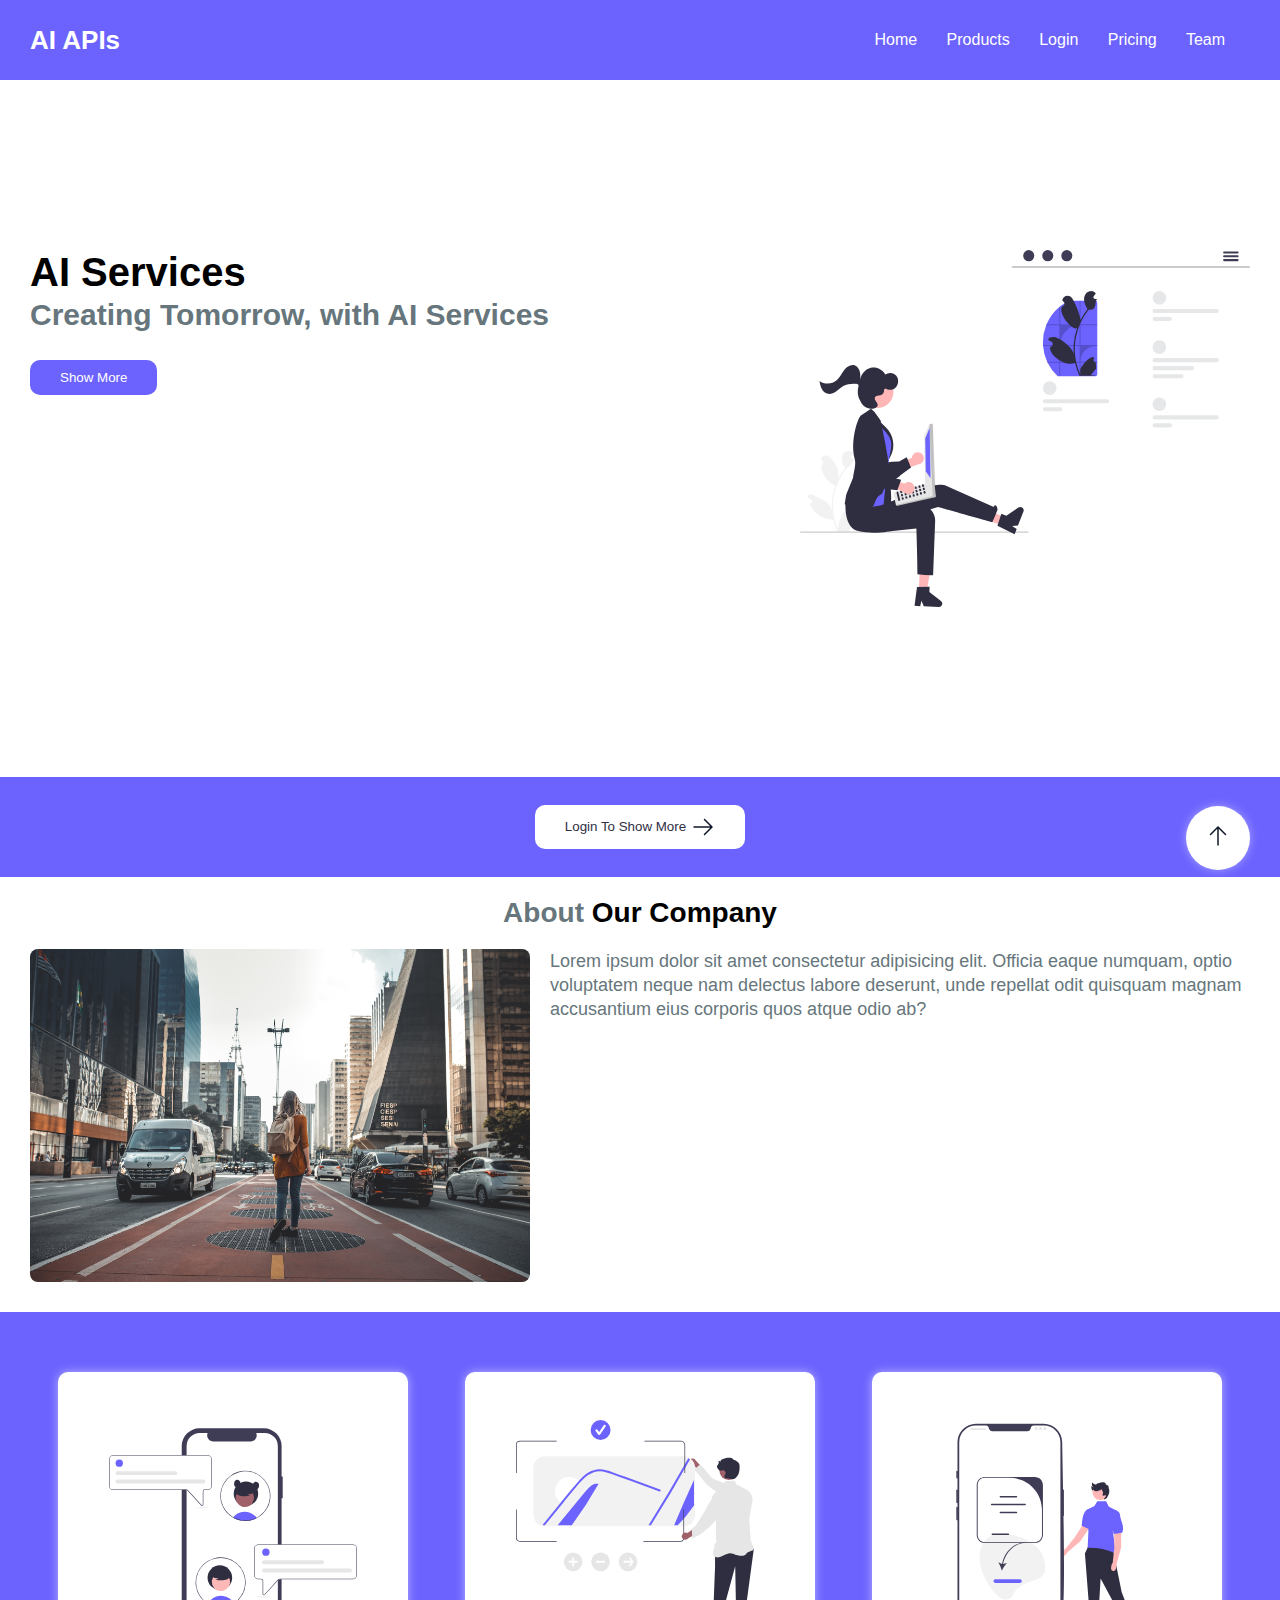
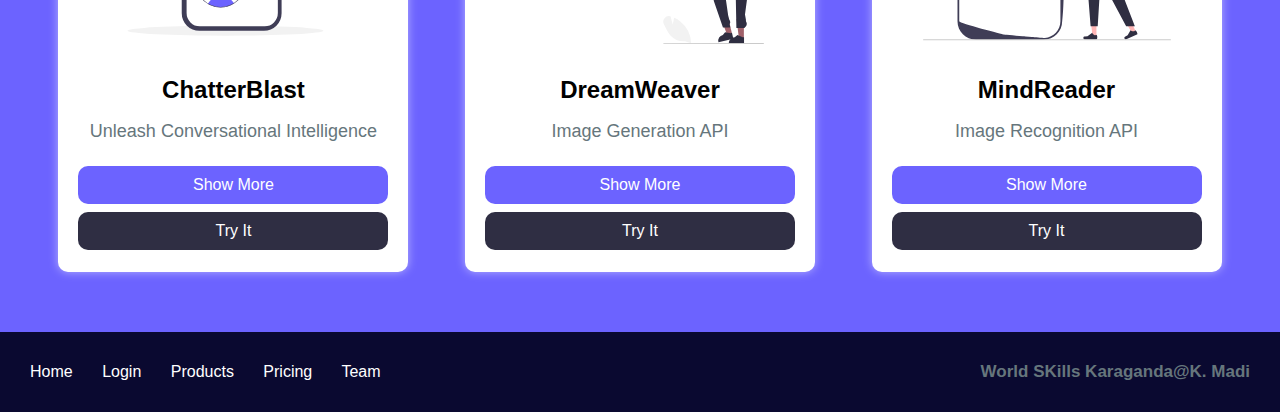
<file: index.html>
<!DOCTYPE html>
<html lang="en">
<head>
    <meta charset="UTF-8">
    <meta name="viewport" content="width=device-width, initial-scale=1.0">
    <title>Home</title>
    <link rel="stylesheet" href="css/header.css">
    <link rel="stylesheet" href="css/footer.css">    
    <link rel="stylesheet" href="css/main.css">

</head>
<body>
    <header>
        <section class="container">
            <h1>AI APIs</h1>
            <nav>
                <a href="index.html">Home</a>
                <a href="producrs.html">Products</a>
                <a href="signin.html">Login</a>
                <a href="pricing.html">Pricing</a>
                <a href="team.html">Team</a>
            </nav>
        </section>
    </header>

    <section class="container main">
        <div class="text-main">
            <h1>AI Services</h1>
            <h3 class="p" style="line-height: 30px;">Creating Tomorrow, with AI Services</h3>
            <a href="producrs.html">
                <button class="btn btn-purple">Show More</button>
            </a>
        </div>
        <img src="illustrations/undraw_web_development_0l6v.svg" alt="">
    </section>

    <section class="login">
        
        <a href="signin.html">
            <button class="btn btn-white">Login To Show More <img src="icons/heroicons-solid/arrow-right.svg" alt=""></button>
        </a>
    </section>
    <h1 class="main-h1"><span>About</span> Our Company</h1>
    <section class="container team-container">
        <img src="images/guilherme-stecanella-SaVlzqe9068-unsplash.jpg" alt="">
        <div>
            <p class="p">Lorem ipsum dolor sit amet consectetur adipisicing elit. Officia eaque numquam, optio voluptatem neque nam delectus labore deserunt, unde repellat odit quisquam magnam accusantium eius corporis quos atque odio ab?</p>
        </div>
    </section>
    <section class="bg">
        <div class="container">
            <div class="card">
                <img src="illustrations/undraw_chatting_re_j55r.svg" alt="">
                <h2>ChatterBlast</h2>
                <p class="p">Unleash Conversational Intelligence</p>
                <a href="producrs.html">
                    <div class="btn btn-purple" style="text-align: center;">Show More</div>
                </a>
                <a href="producrs.html#chat">
                    <div class="btn btn-black" style="text-align: center;">Try It</div>
                </a>
            </div>
            <div class="card">
                <img src="illustrations/undraw_image_viewer_re_7ejc.svg" alt="">
                <h2>DreamWeaver</h2>
                <p class="p">Image Generation API</p>
                <a href="producrs.html">
                    <div class="btn btn-purple" style="text-align: center;">Show More</div>
                </a>
                <a href="producrs.html#dream">
                    <div class="btn btn-black" style="text-align: center;">Try It</div>
                </a>
            </div>
            <div class="card">
                <img src="illustrations/undraw_modern_design_re_dlp8.svg" alt="">
                <h2>MindReader</h2>
                <p class="p">Image Recognition API</p>
                <a href="producrs.html">
                    <div class="btn btn-purple" style="text-align: center;">Show More</div>
                </a>
                <a href="producrs.html#read">
                    <div class="btn btn-black" style="text-align: center;">Try It</div>
                </a>
            </div>
        </div>
    </section>
    <footer>
        <section class="container">
            <nav>
                <a href="index.html">Home</a>
                <a href="signin.html">Login</a>
                <a href="producrs.html">Products</a>
                <a href="pricing.html">Pricing</a>
                <a href="team.html">Team</a>
            </nav>
            <h1>World SKills Karaganda@K. Madi</h1>
        </section>
    </footer>
    <div class="arrow-top">
        <a href="#">
            <img src="icons/heroicons-solid/arrow-up.svg" alt="">
        </a>
    </div>
</body>
</html>
</file>
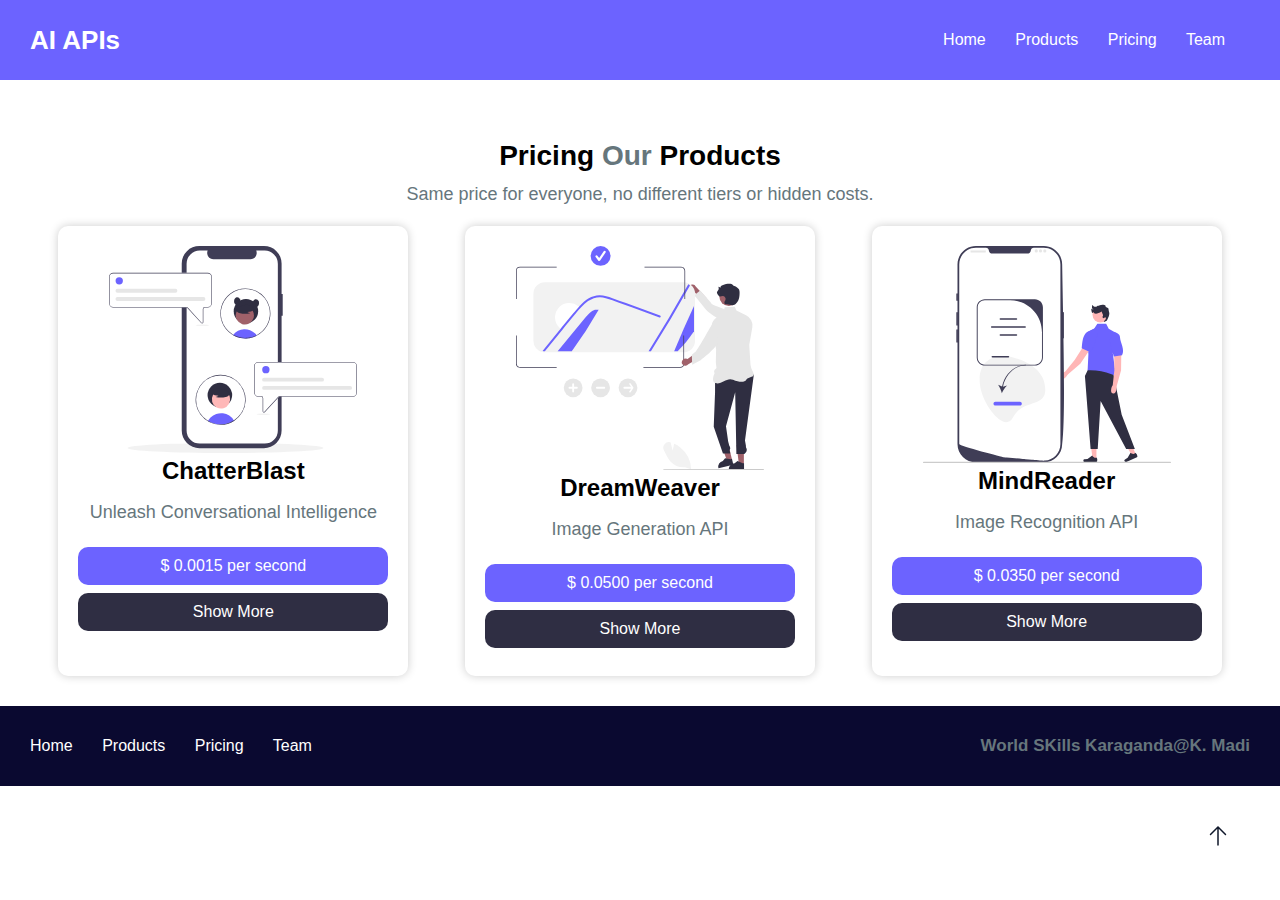
<file: pricing.html>
<!DOCTYPE html>
<html lang="en">
<head>
    <meta charset="UTF-8">
    <meta name="viewport" content="width=device-width, initial-scale=1.0">
    <title>Pricing</title>
    <link rel="stylesheet" href="css/header.css">
    <link rel="stylesheet" href="css/footer.css">    
    <link rel="stylesheet" href="css/pricing.css">

</head>
<body>
    <header>
        <section class="container">
            <h1>AI APIs</h1>
            <nav>
                <a href="index.html">Home</a>
                <a href="producrs.html">Products</a>
                <a href="pricing.html">Pricing</a>
                <a href="team.html">Team</a>
            </nav>
        </section>
    </header>
    <section class="bg">
        <h1 class="main-h1">Pricing <span> Our</span> Products</h1>
        <p class="p">Same price for everyone, no different tiers or hidden costs.
        </p>
        <div class="container">
            <div class="card">
                <img src="illustrations/undraw_chatting_re_j55r.svg" alt="">
                <h2>ChatterBlast</h2>
                <p class="p">Unleash Conversational Intelligence</p>
                <div class="btn btn-purple" style="text-align: center;">$ 0.0015 per second</div>
                <a href="producrs.html#chat">
                    <div class="btn btn-black" style="text-align: center;">Show More</div>
                </a>
            </div>
            <div class="card">
                <img src="illustrations/undraw_image_viewer_re_7ejc.svg" alt="">
                <h2>DreamWeaver</h2>
                <p class="p">Image Generation API</p>
                <div class="btn btn-purple" style="text-align: center;">$ 0.0500 per second
                </div>
                <a href="producrs.html#dream">
                    <div class="btn btn-black" style="text-align: center;">Show More</div>
                </a>
            </div>
            <div class="card">
                <img src="illustrations/undraw_modern_design_re_dlp8.svg" alt="">
                <h2>MindReader</h2>
                <p class="p">Image Recognition API</p>
                <div class="btn btn-purple" style="text-align: center;">$ 0.0350 per second</div>
                <a href="producrs.html#read">
                    <div class="btn btn-black" style="text-align: center;">Show More</div>
                </a>
            </div>
        </div>
    </section>
    <footer>
        <section class="container">
            <nav>
                <a href="index.html">Home</a>
                <a href="producrs.html">Products</a>
                <a href="pricing.html">Pricing</a>
                <a href="team.html">Team</a>
            </nav>
            <h1>World SKills Karaganda@K. Madi</h1>
        </section>
    </footer>
    <div class="arrow-top">
        <a href="#">
            <img src="icons/heroicons-solid/arrow-up.svg" alt="">
        </a>
    </div>
</body>
</html>
</file>
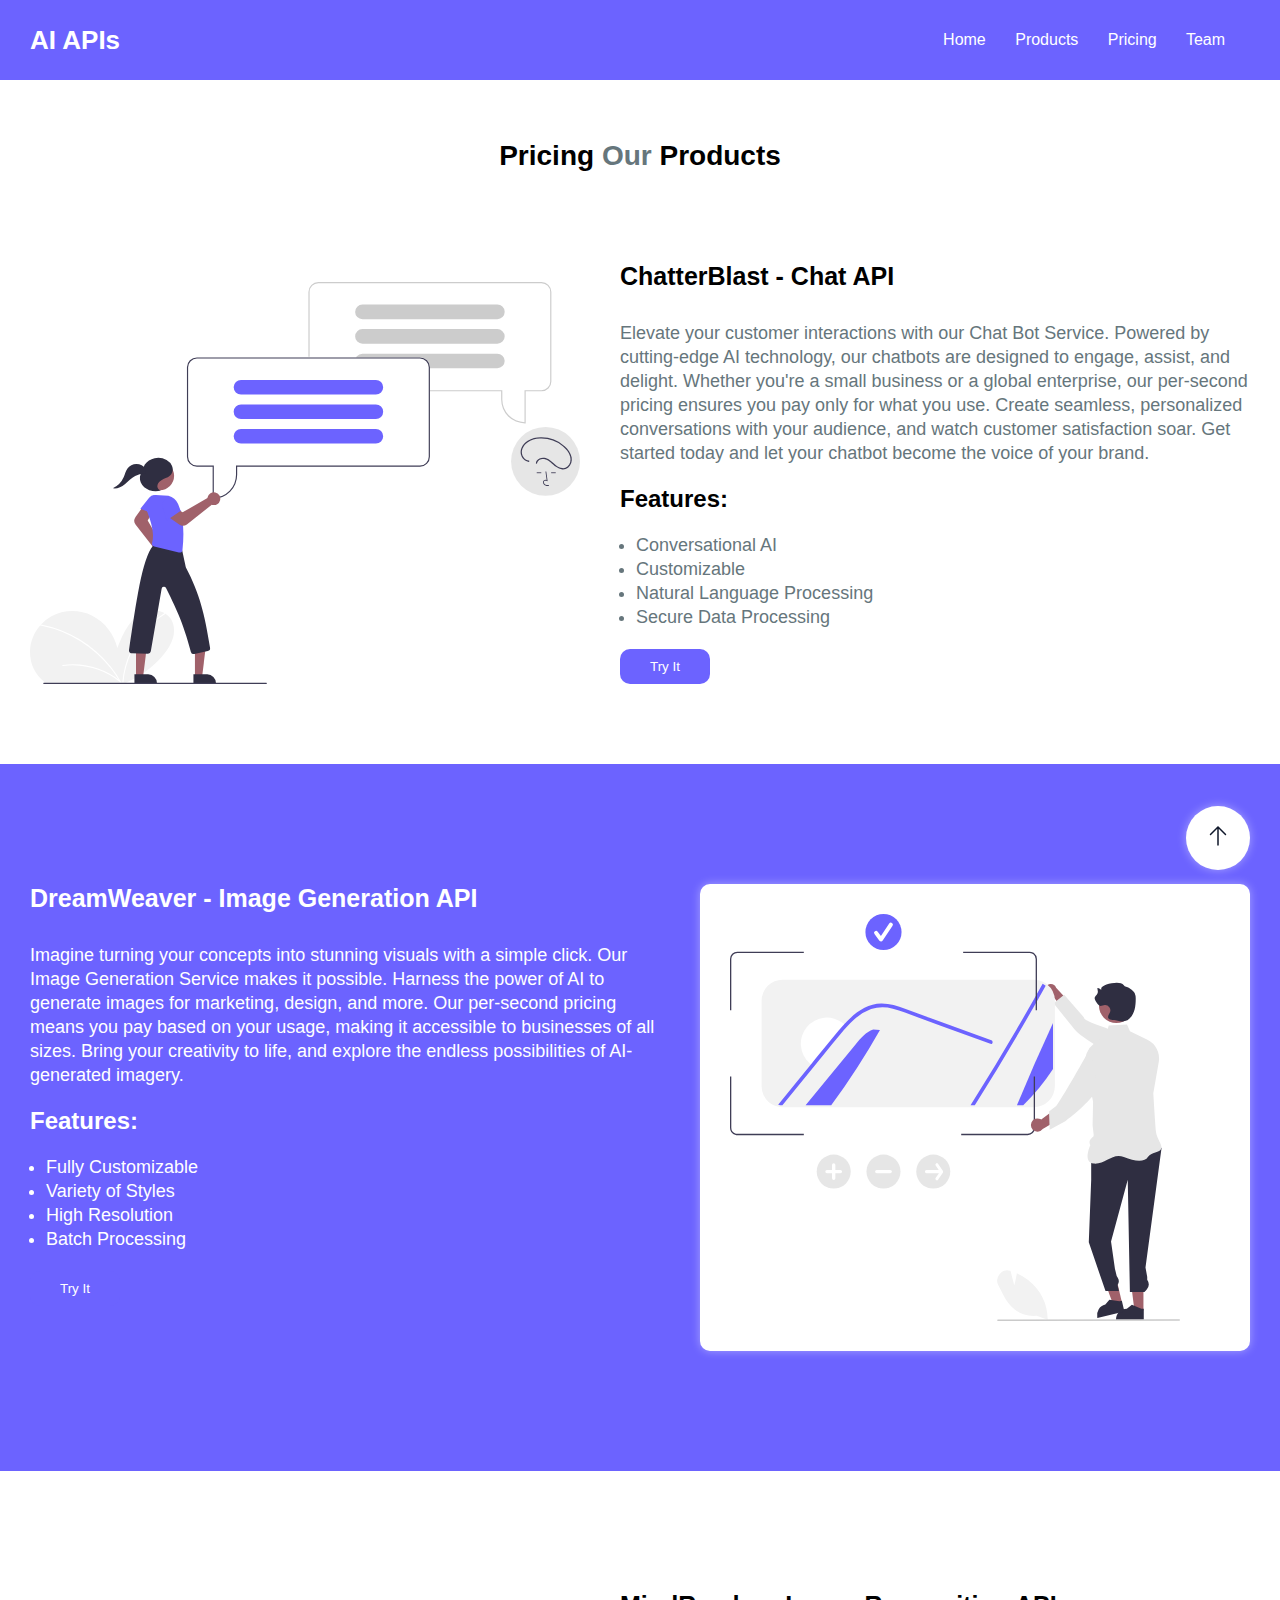
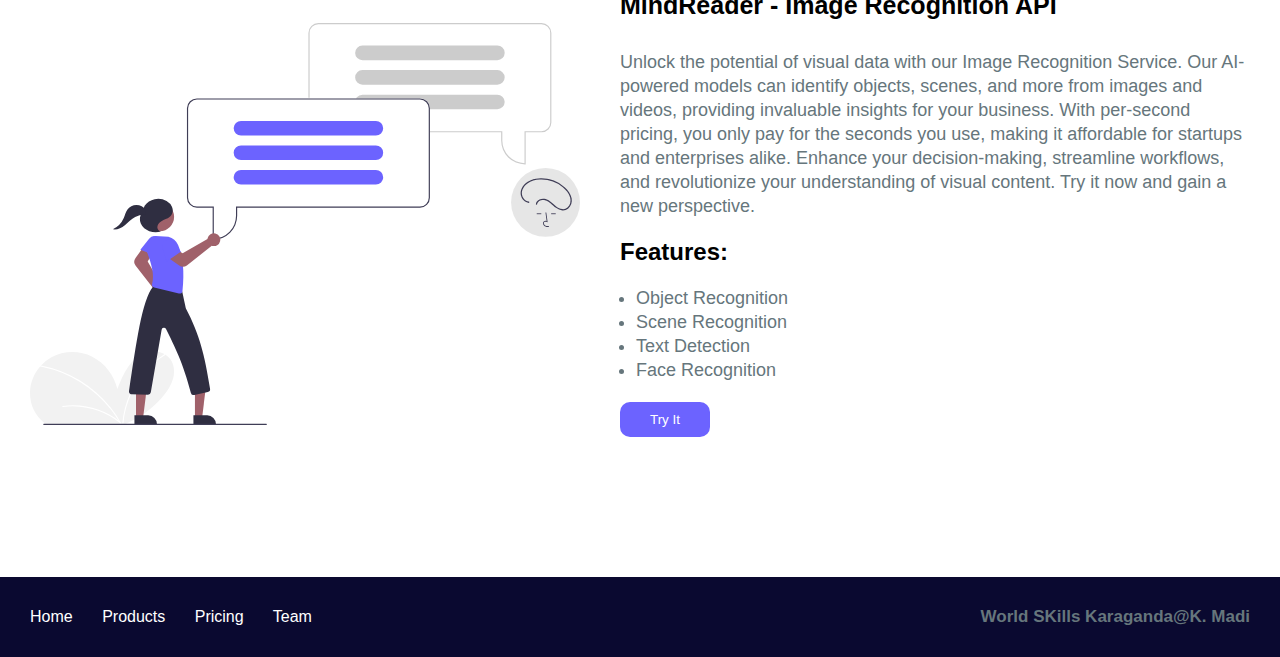
<file: producrs.html>
<!DOCTYPE html>
<html lang="en">
<head>
    <meta charset="UTF-8">
    <meta name="viewport" content="width=device-width, initial-scale=1.0">
    <title>Products</title>
    <link rel="stylesheet" href="css/header.css">
    <link rel="stylesheet" href="css/footer.css">    
    <link rel="stylesheet" href="css/products.css">

</head>
<body>
    <header>
        <section class="container">
            <h1>AI APIs</h1>
            <nav>
                <a href="index.html">Home</a>
                <a href="producrs.html">Products</a>
                <a href="pricing.html">Pricing</a>
                <a href="team.html">Team</a>
            </nav>
        </section>
    </header>
    <h1 class="main-h1">Pricing <span> Our</span> Products</h1>
    <section class="container products" id="chat">
        <img src="illustrations/undraw_chat_re_re1u.svg" alt="">
        <div class="products-team">
            <h1>ChatterBlast - Chat API</h1>
            <p class="p">
                        Elevate your customer interactions with our Chat Bot Service.
                        Powered by cutting-edge  AI technology, our chatbots are designed to engage, assist, and delight.
            Whether you're a small business or a global enterprise, our per-second pricing ensures you pay only for what you use.
            Create seamless, personalized conversations with your audience, and watch customer satisfaction soar.
            Get started today and let your chatbot become the voice of your brand.
            </p>
            <h4>Features:</h4>
            <ul>
                <li class="p">Conversational AI</li>
                <li class="p">Customizable</li>
                <li class="p">Natural Language Processing</li>
                <li class="p">Secure Data Processing</li>
            </ul>
            <a href="pricing.html">
                <button class="btn btn-purple">Try It</button>
            </a>
        </div>
    </section>
    <div class="bg">
        <section class="container products" id="dream">
            <div class="products-team">
                <h1 class="white">DreamWeaver - Image Generation API</h1>
                <p class="p white">
                    Imagine turning your concepts into stunning visuals with a simple click.
Our Image Generation Service makes it possible.
Harness the power of AI to generate images for marketing, design, and more.
Our per-second pricing means you pay based on your usage, making it accessible to businesses of all sizes.
Bring your creativity to life, and explore the endless possibilities of AI-generated imagery.
                <h4 class="white">Features:</h4>
                <ul>
                    <li class="p white">Fully Customizable</li>
                    <li class="p white">Variety of Styles</li>
                    <li class="p white">High Resolution</li>
                    <li class="p white">Batch Processing</li>
                </ul>
                <a href="pricing.html">
                    <button class="btn btn-purple">Try It</button>
                </a>

            </div>
            <div class="whitebox">
                <img src="illustrations/undraw_image_viewer_re_7ejc.svg" alt="">
            </div>
        </section>
    </div>
    <section class="container products" style="padding: 120px 15px;" id="read">
        <img src="illustrations/undraw_chat_re_re1u.svg" alt="">
        <div class="products-team">
            <h1>MindReader - Image Recognition API</h1>
            <p class="p">
                Unlock the potential of visual data with our Image Recognition Service.
                Our AI-powered models can identify objects, scenes, and more from images and videos, providing invaluable insights for your business.
                With per-second pricing, you only pay for the seconds you use, making it affordable for startups and enterprises alike.
                Enhance your decision-making, streamline workflows, and revolutionize your understanding of visual content.
                Try it now and gain a new perspective.
            </p>
            <h4>Features:</h4>
            <ul>
                <li class="p">Object Recognition</li>
                <li class="p">Scene Recognition</li>
                <li class="p">Text Detection</li>
                <li class="p">Face Recognition</li>
            </ul>
            <a href="pricing.html">
                <button class="btn btn-purple">Try It</button>
            </a>
        </div>
    </section>
    <footer>
        <section class="container">
            <nav>
                <a href="index.html">Home</a>
                <a href="producrs.html">Products</a>
                <a href="pricing.html">Pricing</a>
                <a href="team.html">Team</a>
            </nav>
            <h1>World SKills Karaganda@K. Madi</h1>
        </section>
    </footer>
    <div class="arrow-top">
        <a href="#">
            <img src="icons/heroicons-solid/arrow-up.svg" alt="">
        </a>
    </div>
</body>
</html>
</file>
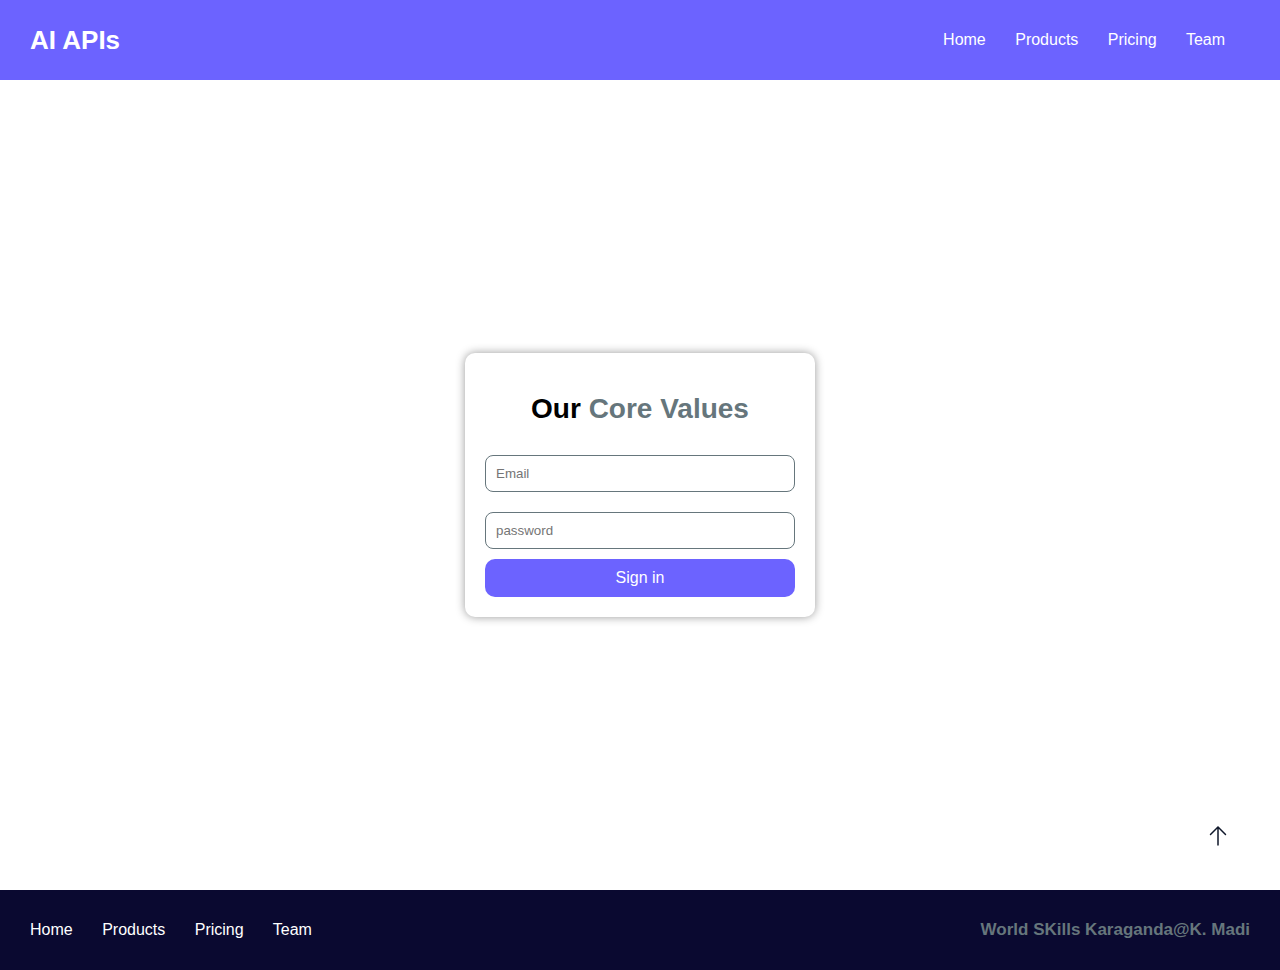
<file: signin.html>
<!DOCTYPE html>
<html lang="en">
<head>
    <meta charset="UTF-8">
    <meta name="viewport" content="width=device-width, initial-scale=1.0">
    <title>Home</title>
    <link rel="stylesheet" href="css/header.css">
    <link rel="stylesheet" href="css/footer.css">    
    <link rel="stylesheet" href="css/main.css">

</head>
<body>
    <header>
        <section class="container">
            <h1>AI APIs</h1>
            <nav>
                <a href="index.html">Home</a>
                <a href="producrs.html">Products</a>
                <a href="pricing.html">Pricing</a>
                <a href="team.html">Team</a>
            </nav>
        </section>
    </header>
    <div class="signin">
        <form action="">
            <h1 class="main-h1">Our <span> Core Values</span></h1>
            <input type="text" placeholder="Email">
            <input type="password" placeholder="password">
            <div class="btn btn-purple" style="width: 100%;text-align: center;">
             Sign in
            </div>
        </form>
    </div>
    <footer>
        <section class="container">
            <nav>
                <a href="index.html">Home</a>
                <a href="producrs.html">Products</a>
                <a href="pricing.html">Pricing</a>
                <a href="team.html">Team</a>
            </nav>
            <h1>World SKills Karaganda@K. Madi</h1>
        </section>
    </footer>
    <div class="arrow-top">
        <a href="#">
            <img src="icons/heroicons-solid/arrow-up.svg" alt="">
        </a>
    </div>
</body>
</html>
</file>
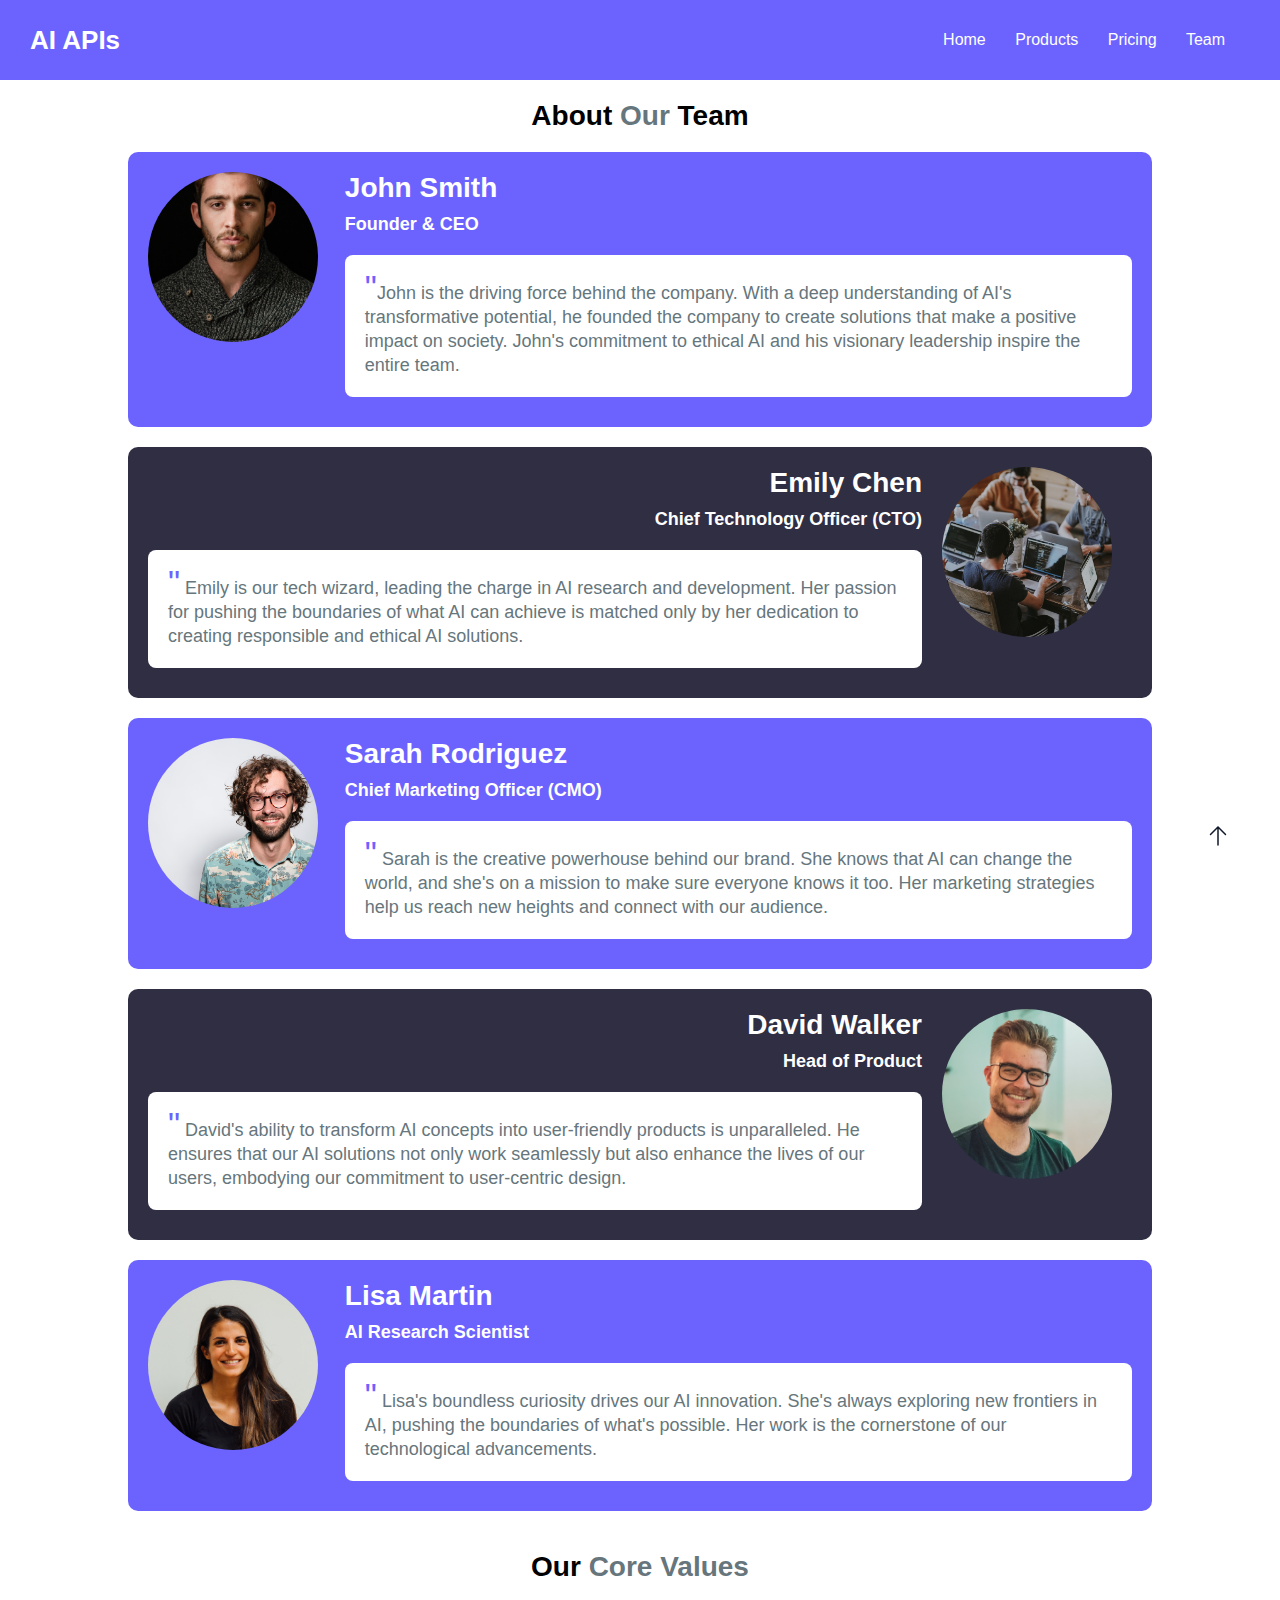
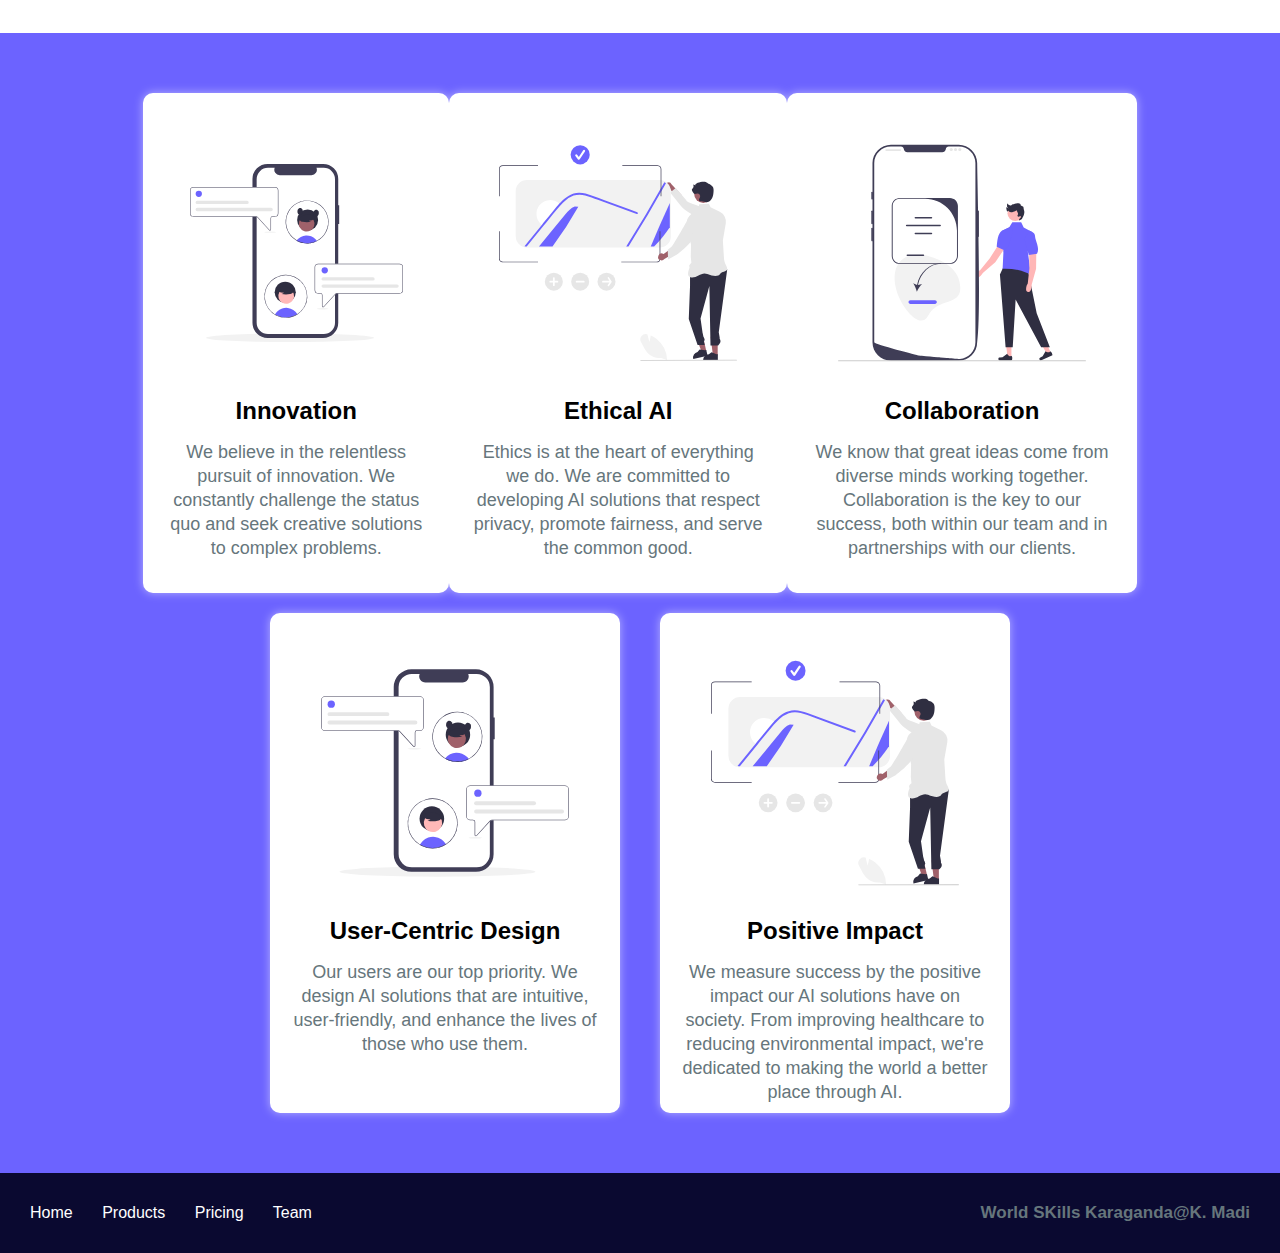
<file: team.html>
<!DOCTYPE html>
<html lang="en">
<head>
    <meta charset="UTF-8">
    <meta name="viewport" content="width=device-width, initial-scale=1.0">
    <title>Home</title>
    <link rel="stylesheet" href="css/header.css">
    <link rel="stylesheet" href="css/footer.css">    
    <link rel="stylesheet" href="css/team.css">

</head>
<body>
    <header>
        <section class="container">
            <h1>AI APIs</h1>
            <nav>
                <a href="index.html">Home</a>
                <a href="producrs.html">Products</a>
                <a href="pricing.html">Pricing</a>
                <a href="team.html">Team</a>
            </nav>
        </section>
    </header>
    <h1 class="main-h1">About <span> Our</span> Team</h1>

    <section class="container team-container">
        <img src="images/albert-dera-ILip77SbmOE-unsplash.jpg" alt="">
        <div class="team-about">
            <h1>John Smith
            </h1>
            <h2>Founder & CEO
            </h2>
            <div class="whiteb0x">
                <p class="p">
                    <span>"</span>John is the driving force behind the company. With a deep understanding of AI's transformative potential, he founded the company to create solutions that make a positive impact on society. John's commitment to ethical AI and his visionary leadership inspire the entire team.
                </p>

            </div>
        </div>
    </section>
    <section class="container team-container" style="background-color: #2f2e43;">
        <div class="team-about">
            <h1 class="ti">Emily Chen
            </h1>
            <h2 class="ti">Chief Technology Officer (CTO)
            </h2>
            <div class="whiteb0x">
                <p class="p">
                    <span>"</span>
                    Emily is our tech wizard, leading the charge in AI research and development. Her passion for pushing the boundaries of what AI can achieve is matched only by her dedication to creating responsible and ethical AI solutions.
                </p>
                
            </div>
        </div>
        <img class="ml2"  src="images/annie-spratt-QckxruozjRg-unsplash.jpg" alt="">
    </section>
    <section class="container team-container">
        <img src="images/christian-buehner-DItYlc26zVI-unsplash.jpg" alt="">
        <div class="team-about">
            <h1>Sarah Rodriguez
            </h1>
            <h2>Chief Marketing Officer (CMO)

            </h2>
            <div class="whiteb0x">
                <p class="p">
                    <span>"</span>
                    Sarah is the creative powerhouse behind our brand. She knows that AI can change the world, and she's on a mission to make sure everyone knows it too. Her marketing strategies help us reach new heights and connect with our audience.
                </p>

            </div>
        </div>
    </section>
    <section class="container team-container" style="background-color: #2f2e43;">
        <div class="team-about">
            <h1  class="ti">David Walker
            </h1>
            <h2 class="ti">Head of Product
            </h2>
            <div class="whiteb0x">
                <p class="p">
                    <span>"</span>
                    David's ability to transform AI concepts into user-friendly products is unparalleled. He ensures that our AI solutions not only work seamlessly but also enhance the lives of our users, embodying our commitment to user-centric design.
                </p>
                
            </div>
        </div>
        <img class="ml2" src="images/samuel-raita-RiDxDgHg7pw-unsplash.jpg" alt="">
    </section>
    <section class="container team-container">
        <img src="images//stephanie-liverani-Zz5LQe-VSMY-unsplash.jpg" alt="">
        <div class="team-about">
            <h1>Lisa Martin
            </h1>
            <h2>AI Research Scientist
            </h2>
            <div class="whiteb0x">
                <p class="p">
                    <span>"</span>
                    Lisa's boundless curiosity drives our AI innovation. She's always exploring new frontiers in AI, pushing the boundaries of what's possible. Her work is the cornerstone of our technological advancements.
                </p>

            </div>
        </div>
    </section>


    <h1 class="main-h1">Our <span> Core Values</span></h1>
    <section class="bg">
        <div class="container">
            <div class="card">
                <img src="illustrations/undraw_chatting_re_j55r.svg" alt="">
                <h2>Innovation</h2>
                <p class="p">We believe in the relentless pursuit of innovation. We constantly challenge the status quo and seek creative solutions to complex problems.                </p>
            </div>
            <div class="card">
                <img src="illustrations/undraw_image_viewer_re_7ejc.svg" alt="">
                <h2>Ethical AI</h2>
                <p class="p">Ethics is at the heart of everything we do. We are committed to developing AI solutions that respect privacy, promote fairness, and serve the common good.
                </p>
            </div>
            <div class="card">
                <img src="illustrations/undraw_modern_design_re_dlp8.svg" alt="">
                <h2>Collaboration</h2>
                <p class="p">We know that great ideas come from diverse minds working together. Collaboration is the key to our success, both within our team and in partnerships with our clients.
                </p>
            </div>
            
        </div>
        <div class="container" style="justify-content:center;gap: 40px;padding-top: 20px;">
            <div class="card">
                <img src="illustrations/undraw_chatting_re_j55r.svg" alt="">
                <h2>User-Centric Design</h2>
                <p class="p">Our users are our top priority. We design AI solutions that are intuitive, user-friendly, and enhance the lives of those who use them.
                </p>
            </div>
            <div class="card">
                <img src="illustrations/undraw_image_viewer_re_7ejc.svg" alt="">
                <h2>Positive Impact</h2>
                <p class="p">We measure success by the positive impact our AI solutions have on society. From improving healthcare to reducing environmental impact, we're dedicated to making the world a better place through AI.                </p>
            </div>            
        </div>
    </section>
    <footer>
        <section class="container">
            <nav>
                <a href="index.html">Home</a>
                <a href="producrs.html">Products</a>
                <a href="pricing.html">Pricing</a>
                <a href="team.html">Team</a>
            </nav>
            <h1>World SKills Karaganda@K. Madi</h1>
        </section>
    </footer>
    <div class="arrow-top">
        <a href="#">
            <img src="icons/heroicons-solid/arrow-up.svg" alt="">
        </a>
    </div>
</body>
</html>
</file>
<file: css/header.css>
*{
    padding: 0;
    margin: 0;
    box-sizing: border-box;
    scroll-behavior: smooth;
    font-family:Arial, Helvetica, sans-serif;
}
a{
    text-decoration: none;
}
header{
    background-color: #6c63ff;
    height: 80px;
}
.container{
    max-width: 1250px;
    margin: 0 auto;
    padding: 0 15px;
}
header .container h1{
    font-size: 26px;
}
header .container{
    display: flex;
    justify-content: space-between;
    align-items: center;
    height: 100%;
    color: #fff;
}
nav a{
    text-decoration: none;
    color: #fff;
    margin-right: 25px;
}
nav a:hover{
    transition: .3s;
    color: #cacaca;
}
.btn{
    padding: 10px 30px;
    border: none;
    border-radius: 10px;
    cursor: pointer;

}
.btn-purple{
    background-color: #6c63ff;
    transition: .3s;
    color: #fff;
}
.btn-white{
    background-color: #fff;
    transition: .3s;

    color: #2f2e43;
}
.btn-white:hover{
    background-color: #2f2e43;
    color: white;
}
.btn-purple:hover{
    background-color: #2f2e43;
}
.btn-black{
    background-color: #2f2e43;
    transition: .3s;
    color: white;
}
.btn-black:hover{
    opacity: 0.5;
    background-color: #6c63ff;
    color: white;
}
.p{
    font-size: 18px;
    color: #66767c;
    line-height: 24px;
}

.main-h1{
    text-align: center;
    font-size: 28px;
    padding: 20px 0;
}
.main-h1 span{
    color: #66767c;
}
.arrow-top{
    position: fixed;
    bottom: 30px;
    right: 30px;
    box-shadow: 0 0 10px rgba(255, 255, 255, 0.4);
    padding: 20px;
    width:64px;
    height: 64px;
    background-color: #fff;
    border-radius: 50%;
    display: flex;
    justify-content: center;
    align-items: center;
    animation: 2s arrow infinite;
    cursor: pointer;
}
.signin{
    height: 90vh;
    display: flex;
    justify-content: center;
    align-items: center;
    padding: 80px 15px;
}
form{
    width: 350px;
    background-color: #fff;
    box-shadow: 0 0 10px rgba(0, 0, 0, 0.4);
    display: flex;
    flex-direction: column;
    align-items: center;
    border-radius: 10px;
    padding: 20px;
}
form input{
    width: 100%;
    border: 1px solid #66767c;
    border-radius: 8px;
    margin: 10px 0;
    outline: none;
    background-color: transparent;
    padding: 10px;
}
@keyframes arrow {
    50%{
        transform: translateY(10px);
    }
}
@media (max-width:500px) {
    header .container{
        display: block;
        padding-top:30px ;
    }
    header{
        height: 100px;
    }
    footer .container h1{
        margin-top: 10px;
    }
    .main-h1{
        font-size: 24px;
    }
}
</file>
<file: css/footer.css>
*{
    padding: 0;
    margin: 0;
    box-sizing: border-box;
    scroll-behavior: smooth;
    font-family:Arial, Helvetica, sans-serif;
}
footer{
    background-color: #0a0930;
    height: 80px;
}
.container{
    max-width: 1250px;
    margin: 0 auto;
    padding: 0 15px;
}
footer .container h1{
    font-size: 17px;
    color: #66767c;
}
footer .container{
    display: flex;
    justify-content: space-between;
    align-items: center;
    height: 100%;
    color: #fff;
}
nav a{
    text-decoration: none;
    color: #fff;
    margin-right: 25px;
}
nav a:hover{
    transition: .3s;
    color: #cacaca;
}

@media (max-width:500px) {
    footer .container{
        display: block;
        padding-top:15px ;
    }
}
</file>
<file: css/main.css>
.main{
    display: flex;
    justify-content: space-between;
    padding:170px 15px;
}
.main img{
    max-width: 450px;
}
.text-main h1{
    font-size: 40px;
}
.text-main h3{
    font-size: 30px !important;
    padding: 5px  0 30px;
}

.login{
    display: flex;
    justify-content: center;
    align-items: center;
    height: 100px;
    background-color: #6c63ff;
}

.login button{
    display: flex;
    align-items: center;
    gap: 5px;
}

.team-container{
    display: flex;
    justify-content: space-between;

}
.team-container img{
    max-width: 500px;
    border-radius: 8px;
    margin-right: 20px;
}

.team-container img:hover{
    filter: brightness(80%);
    transition: .3s;
    cursor: pointer;
}
.bg{
    background-color: #6c63ff;
    padding: 60px 0;
    margin-top: 30px;
}
.bg .container{
    display: flex;
    justify-content: space-between;
    align-items: center;
}
.card{
    max-width: 350px;
    padding: 20px;
    background-color: #fff;
    box-shadow: 0 0 10px rgba(255, 255, 255, 0.5);
    border-radius: 10px;
    text-align: center;
    height:500px;
    margin: 0 auto;
    align-self: flex-start;
}
.card p{
    padding: 15px 0;
}
.card div{
    margin-top: 8px;
}
.card img{
    width: 80%;
    height: 280px;
}

@media (max-width:1124px) {
    .bg .container{
        flex-direction: column;
        align-items: center;
    }
    .card{
        margin-bottom: 20px;
    }
}

@media (max-width:884px) {
    .main{
        flex-direction: column;
        align-items: center;
    }
    .main img{
        width: 90%;
        margin-top: 20px;
        margin-bottom: 20px;
    }
    .team-container{
        flex-direction: column;
        align-items: center;
    }
    .team-container img{
        max-width: 100%;
        margin-bottom: 20px;
        margin-right: 0;
    }
}
</file>
<file: css/pricing.css>
.main{
    display: flex;
    justify-content: space-between;
    padding:80px 15px;
}
.main img{
    max-width: 450px;
}
.text-main h1{
    font-size: 40px;
}
.text-main h3{
    font-size: 30px !important;
    padding: 5px  0 30px;
}
.bg{
    padding-bottom: 30px;
}
.login{
    display: flex;
    justify-content: center;
    align-items: center;
    height: 100px;
    background-color: #6c63ff;
}
.bg p{
    text-align: center;
    padding-bottom: 20px;
}
.main-h1{
    text-align: center;
    font-size: 28px;
    padding: 60px 0 10px !important;
}
.login button{
    display: flex;
    align-items: center;
    gap: 5px;
}

.team-container{
    display: flex;
    justify-content: space-between;

}
.team-container img{
    max-width: 500px;
    border-radius: 8px;
    margin-right: 20px;
}

.team-container img:hover{
    filter: brightness(80%);
    transition: .3s;
    cursor: pointer;
}
.bg .container{
    display: flex;
    justify-content: space-between;
    align-items: center;
}
.card{
    max-width: 350px;
    padding: 20px;
    background-color: #fff;
    box-shadow: 0 0 10px rgba(0, 0, 0, 0.2);
    border-radius: 10px;
    text-align: center;
    height:450px;
    margin: 0 auto;
    align-self: flex-start;
}
.card p{
    padding: 15px 0;
}
.card div{
    margin-top: 8px;
}
.card img{
    width: 80%;
}

@media (max-width:1124px) {
    .bg .container{
        flex-direction: column;
        align-items: center;
    }
    .card{
        margin-bottom: 20px;
    }
}

@media (max-width:884px) {
    .main{
        flex-direction: column;
        align-items: center;
    }
    .main img{
        width: 90%;
        margin-top: 20px;
        margin-bottom: 20px;
    }
    .team-container{
        flex-direction: column;
        align-items: center;
    }
    .team-container img{
        max-width: 100%;
        margin-bottom: 20px;
        margin-right: 0;
    }
}
</file>
<file: css/products.css>
.products{
    display: flex;
    padding: 60px 15px;
}
.main-h1{
    text-align: center;
    font-size: 28px;
    padding: 60px 0 30px !important;
}
.products img{
    max-width: 550px;
    margin-right: 40px;
}
.products-team h1{
    font-size: 25px;
    margin-bottom: 30px;
}
.products-team p{
    margin: 20px 0;
}
.products-team ul{
    margin-left: 16px;
}
.products-team h4{
    font-size: 24px;
    margin-bottom: 20px;
}
.bg{
    background-color:#6c63ff ;
    padding: 60px 0;

}
.white{
    color: #fff;
}
.whitebox{
    background-color: #fff;
    border-radius: 10px;
    display: flex;
    justify-content: center;
    align-items: center;
    padding: 30px;
    margin-left: 40px;
    box-shadow: 0 0 10px rgba(255, 255, 255, 0.4);
}
.whitebox img{
    max-width: 450px;
}
.products-team button{
    margin: 20px 0;
}
@media (max-width:1124px) {
    .products{
        flex-direction: column;
        align-items: center;

    }
    .products img{
        max-width: 100%;
        margin-right: 0;
        margin-bottom: 20px;
    }
    .whitebox{
        max-width: 100%;
        margin-left: 0;
    }
}

@media (max-width:884px) {
    .main{
        flex-direction: column;
        align-items: center;
    }
    .main img{
        width: 90%;
        margin-top: 20px;
        margin-bottom: 20px;
    }
    .team-container{
        flex-direction: column;
        align-items: center;
    }
    .team-container img{
        max-width: 100%;
        margin-bottom: 20px;
        margin-right: 0;
    }
}
</file>
<file: css/team.css>
.main{
    display: flex;
    justify-content: space-between;
    padding:170px 15px;
}
.main img{
    max-width: 450px;
}
.text-main h1{
    font-size: 40px;
}
.text-main h3{
    font-size: 30px !important;
    padding: 5px  0 30px;
}

.login{
    display: flex;
    justify-content: center;
    align-items: center;
    height: 100px;
    background-color: #6c63ff;
}

.login button{
    display: flex;
    align-items: center;
    gap: 5px;
}

.team-container{
    display: flex;
    justify-content: space-between;
    background-color: #6c63ff;
    border-radius: 10px;
    padding: 20px;
    max-width: 80%;
    width: 100%;
    margin-bottom: 20px;
}
.team-container img{
    width: 170px;
    height: 170px;
    border-radius: 100px;
    margin-right: 20px;
    object-fit: cover;
}
.team-about{
    width: 80%;
    color: #fff;
}
.team-container img:hover{
    filter: brightness(80%);
    transition: .3s;
    cursor: pointer;
}
.team-about h1{
    font-size: 28px;
}
.team-about h2{
    font-size: 18px;
    padding: 10px 0;
}
.whiteb0x{
    display: flex;
    justify-content: center;
    align-items: center;
    padding: 20px;
    border-radius: 8px;
    background-color: #fff;
    margin: 10px 0;
}
.whiteb0x>p>span{
    font-size: 34px;
    color: #6c63ff;
}
.bg{
    background-color: #6c63ff;
    padding: 60px 0;
    margin-top: 30px;
}
.bg .container{
    display: flex;
    justify-content: space-between;
    align-items: center;
    width: 80%;
}
.card{
    max-width: 350px;
    padding: 20px;
    background-color: #fff;
    box-shadow: 0 0 10px rgba(255, 255, 255, 0.5);
    border-radius: 10px;
    text-align: center;
    height:500px;
    align-self: flex-start;
}
.card p{
    padding: 15px 0;
}
.card div{
    margin-top: 8px;
}
.card img{
    width: 80%;
    height: 280px;
}
.ti{
    text-align: end;
}
.ml2{
    margin-left: 20px;
}
@media (max-width:1124px) {
    .bg .container{
        flex-direction: column;
        align-items: center;
    }
    .team-about .ti{
        text-align: center;
    }
    .team-about{
        text-align: center;
    }
    .card{
        margin-bottom: 20px;
    }
    .team-container img{
        margin: 0;
    }
}


@media (max-width:884px) {
    .team-container{
        flex-direction: column;
        align-items: center;
    }
    .team-container img{
        max-width: 100%;
        margin: 20px 0;
    }
    .card{
        height: auto;
    }
}
</file>
